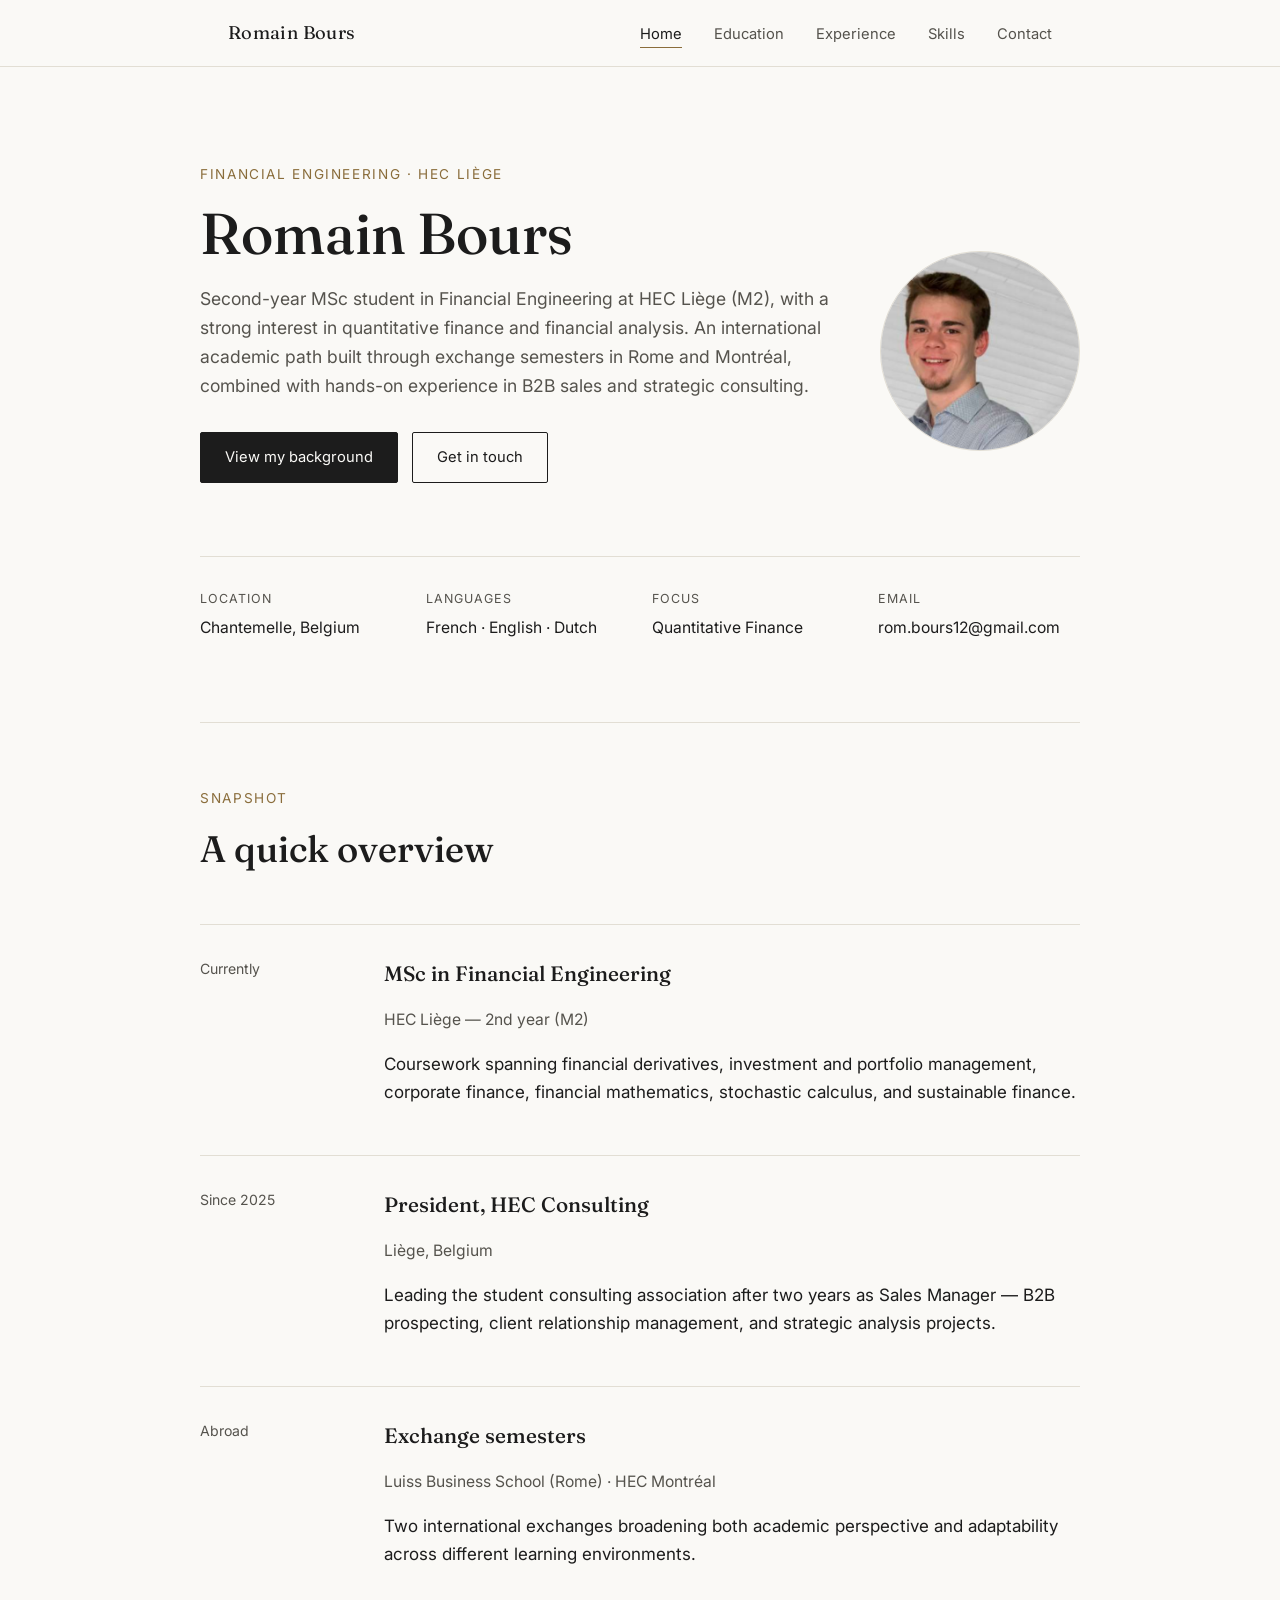
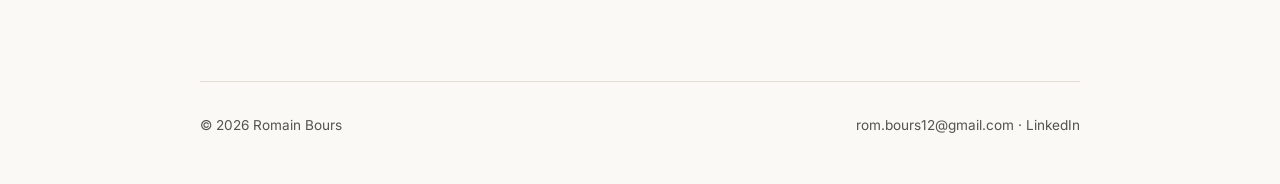
<file: index.html>
<!DOCTYPE html>
<html lang="en">
<head>
<meta charset="UTF-8">
<meta name="viewport" content="width=device-width, initial-scale=1.0">
<title>Romain Bours — Financial Engineering</title>
<meta name="description" content="Romain Bours — MSc student in Financial Engineering at HEC Liège. Education, experience, and skills.">
<link rel="canonical" href="https://romainbours.github.io/Romain-Bours/">
<script type="application/ld+json">
{
  "@context": "https://schema.org",
  "@type": "Person",
  "name": "Romain Bours",
  "url": "https://romainbours.github.io/Romain-Bours/",
  "jobTitle": "MSc Financial Engineering Student",
  "affiliation": "HEC Liège",
  "sameAs": ["https://www.linkedin.com/in/romain-bours-0156922a4"]
}
</script><link rel="preconnect" href="https://fonts.googleapis.com">
<meta name="google-site-verification" content="5KWprcekIxKCbX-bUnwqJYomahGvWHB0ld1k6riU0qg" />
<link href="https://fonts.googleapis.com/css2?family=Fraunces:wght@400;500;600&family=Inter:wght@400;500;600&display=swap" rel="stylesheet">
<link rel="stylesheet" href="style.css">
</head>
<body>

<header class="site-header">
  <nav class="nav">
    <a class="nav__logo" href="index.html">Romain Bours</a>
    <button class="nav__toggle" aria-label="Toggle menu">
      <span></span><span></span><span></span>
    </button>
    <ul class="nav__links">
      <li><a href="index.html">Home</a></li>
      <li><a href="education.html">Education</a></li>
      <li><a href="experience.html">Experience</a></li>
      <li><a href="skills.html">Skills</a></li>
      <li><a href="contact.html">Contact</a></li>
    </ul>
  </nav>
</header>

<main>
  <section class="hero wrap">
    <div class="hero__top">
      <div class="hero__intro">
        <p class="hero__eyebrow">Financial Engineering · HEC Liège</p>
        <h1>Romain Bours</h1>
        <p class="lede">
          Second-year MSc student in Financial Engineering at HEC Liège (M2), with a strong
          interest in quantitative finance and financial analysis. An international academic
          path built through exchange semesters in Rome and Montréal, combined with hands-on
          experience in B2B sales and strategic consulting.
        </p>
        <div class="hero__actions">
          <a class="btn btn--primary" href="experience.html">View my background</a>
          <a class="btn btn--ghost" href="contact.html">Get in touch</a>
        </div>
      </div>
      <div class="hero__photo">
        <img src="assets/romain-photo-home.jpg" alt="Portrait of Romain Bours">
      </div>
    </div>

    <dl class="quickfacts">
      <div>
        <dt>Location</dt>
        <dd>Chantemelle, Belgium</dd>
      </div>
      <div>
        <dt>Languages</dt>
        <dd>French · English · Dutch</dd>
      </div>
      <div>
        <dt>Focus</dt>
        <dd>Quantitative Finance</dd>
      </div>
      <div>
        <dt>Email</dt>
        <dd><a href="mailto:rom.bours12@gmail.com">rom.bours12@gmail.com</a></dd>
      </div>
    </dl>
  </section>

  <section class="section wrap">
    <div class="section__head">
      <p class="section__eyebrow">Snapshot</p>
      <h2>A quick overview</h2>
    </div>

    <div class="entry">
      <div class="entry__meta">
        Currently
      </div>
      <div>
        <h3>MSc in Financial Engineering</h3>
        <p class="role">HEC Liège — 2nd year (M2)</p>
        <p>
          Coursework spanning financial derivatives, investment and portfolio management,
          corporate finance, financial mathematics, stochastic calculus, and sustainable finance.
        </p>
      </div>
    </div>

    <div class="entry">
      <div class="entry__meta">
        Since 2025
      </div>
      <div>
        <h3>President, HEC Consulting</h3>
        <p class="role">Liège, Belgium</p>
        <p>
          Leading the student consulting association after two years as Sales Manager —
          B2B prospecting, client relationship management, and strategic analysis projects.
        </p>
      </div>
    </div>

    <div class="entry">
      <div class="entry__meta">
        Abroad
      </div>
      <div>
        <h3>Exchange semesters</h3>
        <p class="role">Luiss Business School (Rome) · HEC Montréal</p>
        <p>
          Two international exchanges broadening both academic perspective and adaptability
          across different learning environments.
        </p>
      </div>
    </div>
  </section>
</main>

<footer class="site-footer wrap">
  <span>&copy; 2026 Romain Bours</span>
  <span>
    <a href="mailto:rom.bours12@gmail.com">rom.bours12@gmail.com</a> ·
    <a href="https://www.linkedin.com/in/romain-bours-0156922a4" target="_blank" rel="noopener">LinkedIn</a>
  </span>
</footer>

<script src="script.js"></script>
</body>
</html>
</file>
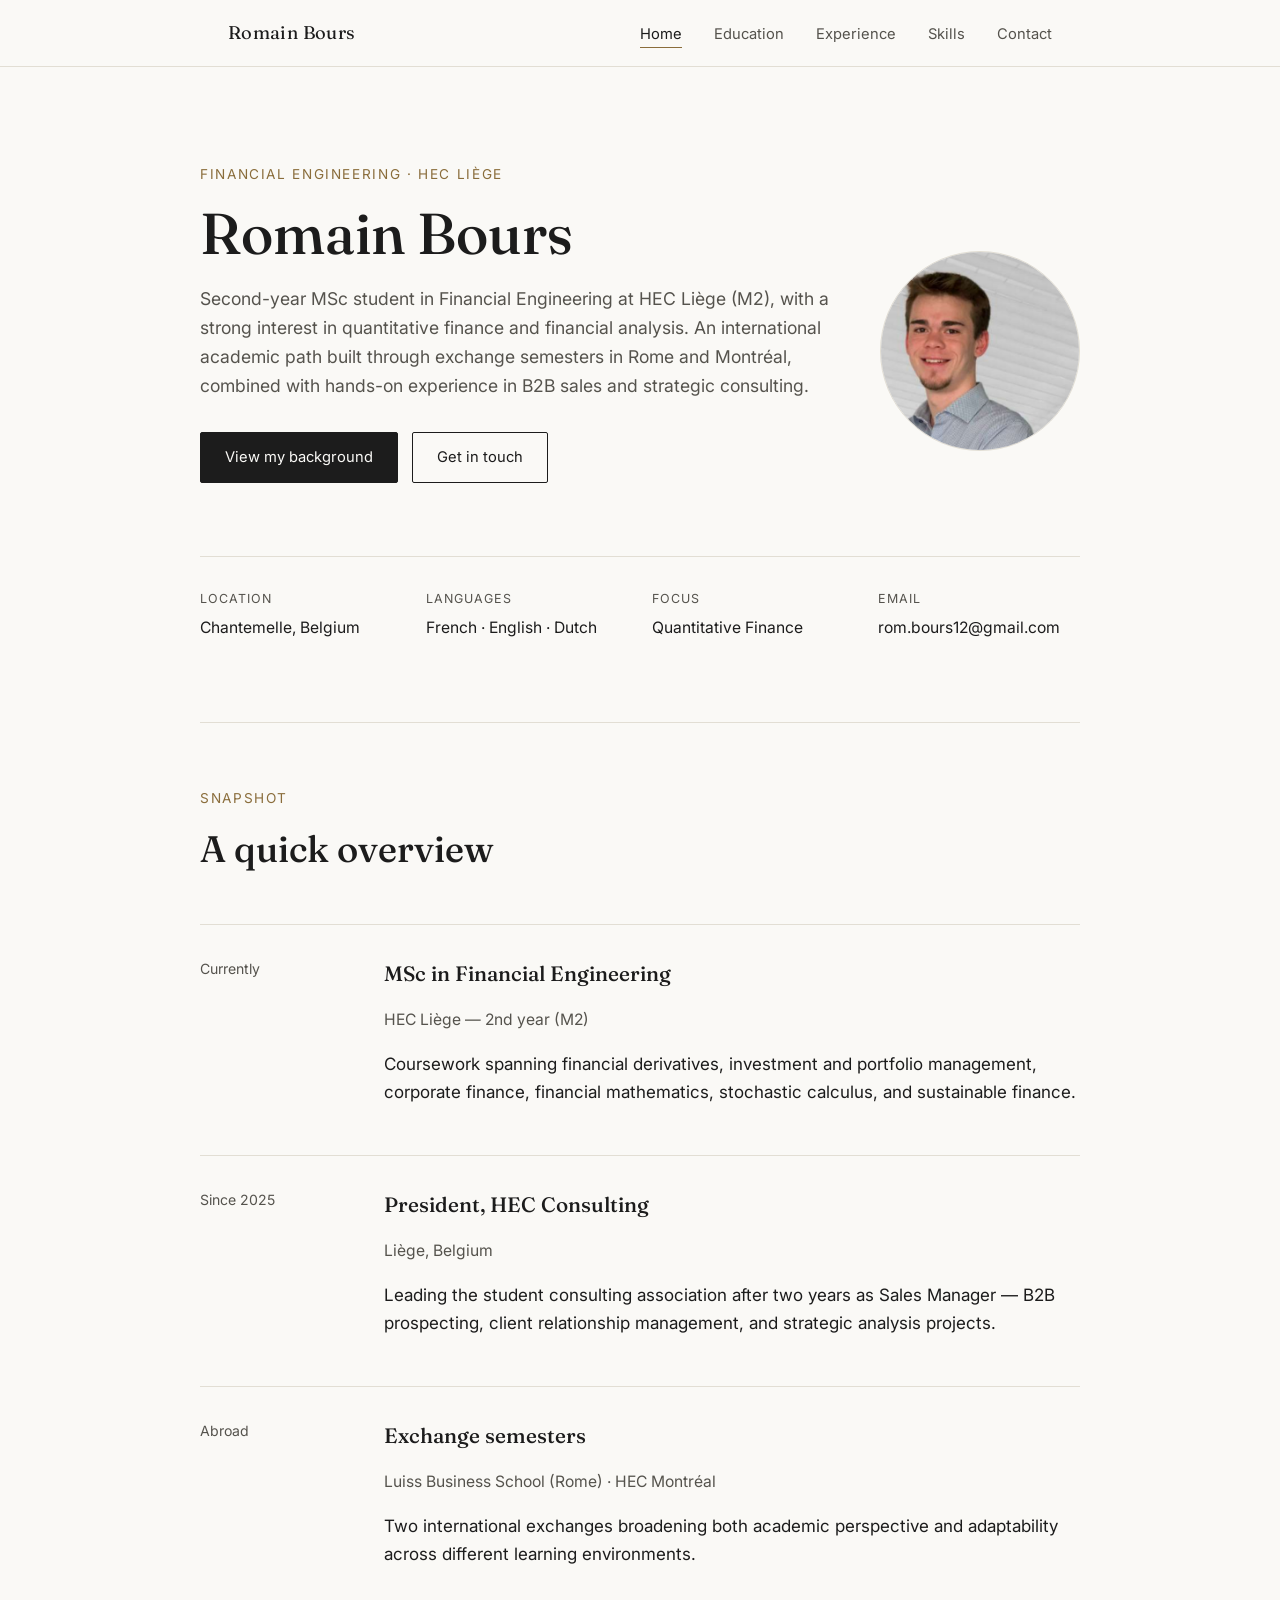
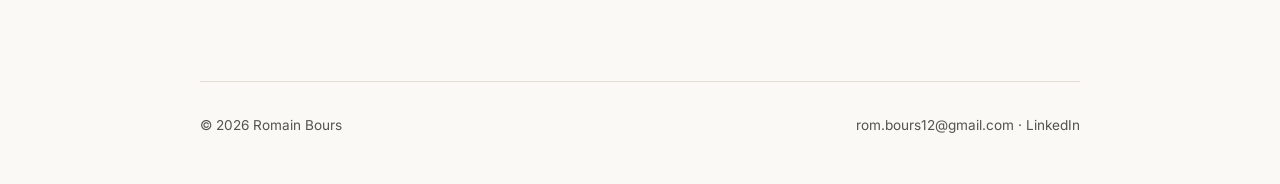
<file: Site personnel/index.html>
<!DOCTYPE html>
<html lang="en">
<head>
<meta charset="UTF-8">
<meta name="viewport" content="width=device-width, initial-scale=1.0">
<title>Romain Bours — Financial Engineering</title>
<meta name="description" content="Romain Bours — MSc Financial Engineering student at HEC Liège. Education, experience, and skills.">
<link rel="preconnect" href="https://fonts.googleapis.com">
<link href="https://fonts.googleapis.com/css2?family=Fraunces:wght@400;500;600&family=Inter:wght@400;500;600&display=swap" rel="stylesheet">
<link rel="stylesheet" href="style.css">
</head>
<body>

<header class="site-header">
  <nav class="nav">
    <a class="nav__logo" href="index.html">Romain Bours</a>
    <button class="nav__toggle" aria-label="Toggle menu">
      <span></span><span></span><span></span>
    </button>
    <ul class="nav__links">
      <li><a href="index.html">Home</a></li>
      <li><a href="education.html">Education</a></li>
      <li><a href="experience.html">Experience</a></li>
      <li><a href="skills.html">Skills</a></li>
      <li><a href="contact.html">Contact</a></li>
    </ul>
  </nav>
</header>

<main>
  <section class="hero wrap">
    <div class="hero__top">
      <div class="hero__intro">
        <p class="hero__eyebrow">Financial Engineering · HEC Liège</p>
        <h1>Romain Bours</h1>
        <p class="lede">
          Second-year MSc student in Financial Engineering at HEC Liège (M2), with a strong
          interest in quantitative finance and financial analysis. An international academic
          path built through exchange semesters in Rome and Montréal, combined with hands-on
          experience in B2B sales and strategic consulting.
        </p>
        <div class="hero__actions">
          <a class="btn btn--primary" href="experience.html">View my background</a>
          <a class="btn btn--ghost" href="contact.html">Get in touch</a>
        </div>
      </div>
      <div class="hero__photo">
        <img src="assets/romain-photo-home.jpg" alt="Portrait of Romain Bours">
      </div>
    </div>

    <dl class="quickfacts">
      <div>
        <dt>Location</dt>
        <dd>Chantemelle, Belgium</dd>
      </div>
      <div>
        <dt>Languages</dt>
        <dd>French · English · Dutch</dd>
      </div>
      <div>
        <dt>Focus</dt>
        <dd>Quantitative Finance</dd>
      </div>
      <div>
        <dt>Email</dt>
        <dd><a href="mailto:rom.bours12@gmail.com">rom.bours12@gmail.com</a></dd>
      </div>
    </dl>
  </section>

  <section class="section wrap">
    <div class="section__head">
      <p class="section__eyebrow">Snapshot</p>
      <h2>A quick overview</h2>
    </div>

    <div class="entry">
      <div class="entry__meta">
        Currently
      </div>
      <div>
        <h3>MSc in Financial Engineering</h3>
        <p class="role">HEC Liège — 2nd year (M2)</p>
        <p>
          Coursework spanning financial derivatives, investment and portfolio management,
          corporate finance, financial mathematics, stochastic calculus, and sustainable finance.
        </p>
      </div>
    </div>

    <div class="entry">
      <div class="entry__meta">
        Since 2025
      </div>
      <div>
        <h3>President, HEC Consulting</h3>
        <p class="role">Liège, Belgium</p>
        <p>
          Leading the student consulting association after two years as Sales Manager —
          B2B prospecting, client relationship management, and strategic analysis projects.
        </p>
      </div>
    </div>

    <div class="entry">
      <div class="entry__meta">
        Abroad
      </div>
      <div>
        <h3>Exchange semesters</h3>
        <p class="role">Luiss Business School (Rome) · HEC Montréal</p>
        <p>
          Two international exchanges broadening both academic perspective and adaptability
          across different learning environments.
        </p>
      </div>
    </div>
  </section>
</main>

<footer class="site-footer wrap">
  <span>&copy; 2026 Romain Bours</span>
  <span>
    <a href="mailto:rom.bours12@gmail.com">rom.bours12@gmail.com</a> ·
    <a href="https://www.linkedin.com/in/romain-bours-0156922a4" target="_blank" rel="noopener">LinkedIn</a>
  </span>
</footer>

<script src="script.js"></script>
</body>
</html>
</file>
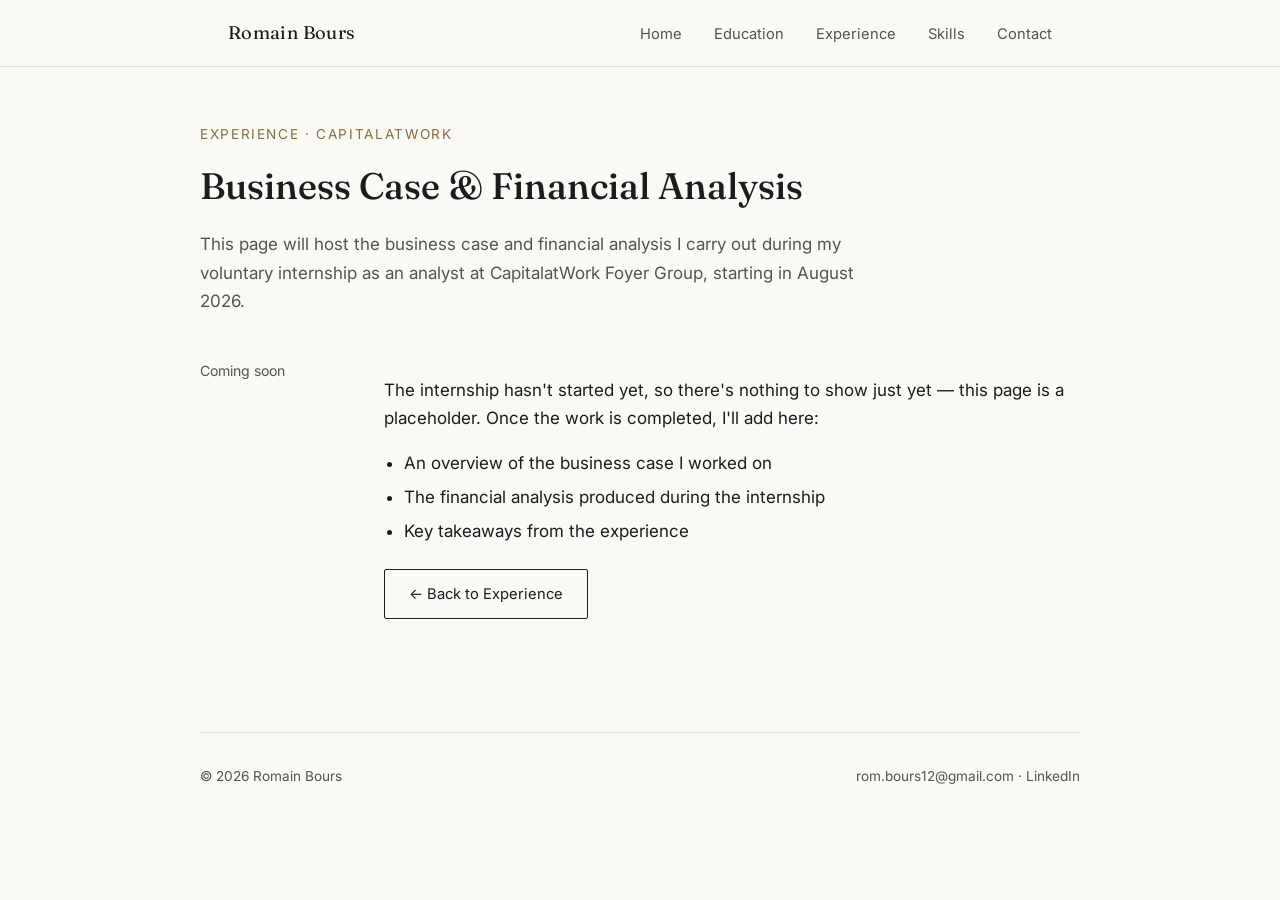
<file: capitalatwork-project.html>
<!DOCTYPE html>
<html lang="en">
<head>
<meta charset="UTF-8">
<meta name="viewport" content="width=device-width, initial-scale=1.0">
<title>CapitalatWork — Business Case & Analysis — Romain Bours</title>
<link rel="preconnect" href="https://fonts.googleapis.com">
<link href="https://fonts.googleapis.com/css2?family=Fraunces:wght@400;500;600&family=Inter:wght@400;500;600&display=swap" rel="stylesheet">
<link rel="stylesheet" href="style.css">
</head>
<body>

<header class="site-header">
  <nav class="nav">
    <a class="nav__logo" href="index.html">Romain Bours</a>
    <button class="nav__toggle" aria-label="Toggle menu">
      <span></span><span></span><span></span>
    </button>
    <ul class="nav__links">
      <li><a href="index.html">Home</a></li>
      <li><a href="education.html">Education</a></li>
      <li><a href="experience.html">Experience</a></li>
      <li><a href="skills.html">Skills</a></li>
      <li><a href="contact.html">Contact</a></li>
    </ul>
  </nav>
</header>

<main>
  <section class="section wrap" style="padding-top:56px;">
    <div class="section__head">
      <p class="section__eyebrow">Experience · CapitalatWork</p>
      <h2>Business Case &amp; Financial Analysis</h2>
      <p class="section__intro">
        This page will host the business case and financial analysis I carry out during
        my voluntary internship as an analyst at CapitalatWork Foyer Group, starting
        in August 2026.
      </p>
    </div>

    <div class="entry" style="border-top:none; padding-top:0;">
      <div class="entry__meta">
        Coming soon
      </div>
      <div>
        <p>
          The internship hasn't started yet, so there's nothing to show just yet — this
          page is a placeholder. Once the work is completed, I'll add here:
        </p>
        <ul>
          <li>An overview of the business case I worked on</li>
          <li>The financial analysis produced during the internship</li>
          <li>Key takeaways from the experience</li>
        </ul>
        <p style="margin-top:24px;">
          <a class="btn btn--ghost" href="experience.html">← Back to Experience</a>
        </p>
      </div>
    </div>
  </section>
</main>

<footer class="site-footer wrap">
  <span>&copy; 2026 Romain Bours</span>
  <span>
    <a href="mailto:rom.bours12@gmail.com">rom.bours12@gmail.com</a> ·
    <a href="https://www.linkedin.com/in/romain-bours-0156922a4" target="_blank" rel="noopener">LinkedIn</a>
  </span>
</footer>

<script src="script.js"></script>
</body>
</html>
</file>
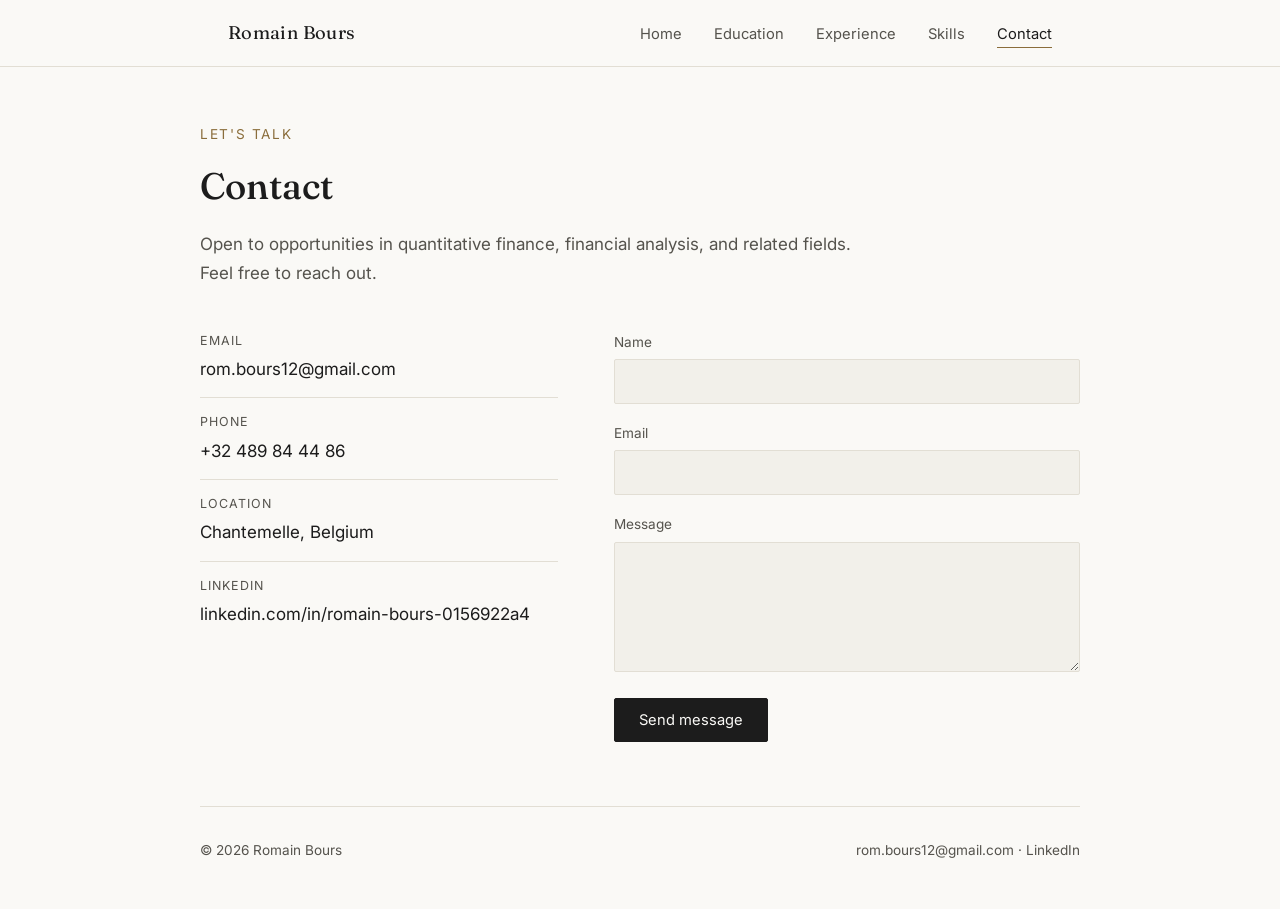
<file: contact.html>
<!DOCTYPE html>
<html lang="en">
<head>
<meta charset="UTF-8">
<meta name="viewport" content="width=device-width, initial-scale=1.0">
<title>Contact — Romain Bours</title>
<link rel="preconnect" href="https://fonts.googleapis.com">
<link href="https://fonts.googleapis.com/css2?family=Fraunces:wght@400;500;600&family=Inter:wght@400;500;600&display=swap" rel="stylesheet">
<link rel="stylesheet" href="style.css">
</head>
<body>

<header class="site-header">
  <nav class="nav">
    <a class="nav__logo" href="index.html">Romain Bours</a>
    <button class="nav__toggle" aria-label="Toggle menu">
      <span></span><span></span><span></span>
    </button>
    <ul class="nav__links">
      <li><a href="index.html">Home</a></li>
      <li><a href="education.html">Education</a></li>
      <li><a href="experience.html">Experience</a></li>
      <li><a href="skills.html">Skills</a></li>
      <li><a href="contact.html">Contact</a></li>
    </ul>
  </nav>
</header>

<main>
  <section class="section wrap" style="padding-top:56px;">
    <div class="section__head">
      <p class="section__eyebrow">Let's talk</p>
      <h2>Contact</h2>
      <p class="section__intro">
        Open to opportunities in quantitative finance, financial analysis, and related fields.
        Feel free to reach out.
      </p>
    </div>

    <div class="contact-grid">
      <ul class="contact-list">
        <li>
          <span class="label">Email</span>
          <a href="mailto:rom.bours12@gmail.com">rom.bours12@gmail.com</a>
        </li>
        <li>
          <span class="label">Phone</span>
          +32 489 84 44 86
        </li>
        <li>
          <span class="label">Location</span>
          Chantemelle, Belgium
        </li>
        <li>
          <span class="label">LinkedIn</span>
          <a href="https://www.linkedin.com/in/romain-bours-0156922a4" target="_blank" rel="noopener">
            linkedin.com/in/romain-bours-0156922a4
          </a>
        </li>
      </ul>

      <form class="contact-form">
        <div>
          <label for="name">Name</label>
          <input type="text" id="name" name="name" required>
        </div>
        <div>
          <label for="email">Email</label>
          <input type="email" id="email" name="email" required>
        </div>
        <div>
          <label for="message">Message</label>
          <textarea id="message" name="message" required></textarea>
        </div>
        <button type="submit" class="btn btn--primary">Send message</button>
      </form>
    </div>
  </section>
</main>

<footer class="site-footer wrap">
  <span>&copy; 2026 Romain Bours</span>
  <span>
    <a href="mailto:rom.bours12@gmail.com">rom.bours12@gmail.com</a> ·
    <a href="https://www.linkedin.com/in/romain-bours-0156922a4" target="_blank" rel="noopener">LinkedIn</a>
  </span>
</footer>

<script src="script.js"></script>
</body>
</html>
</file>
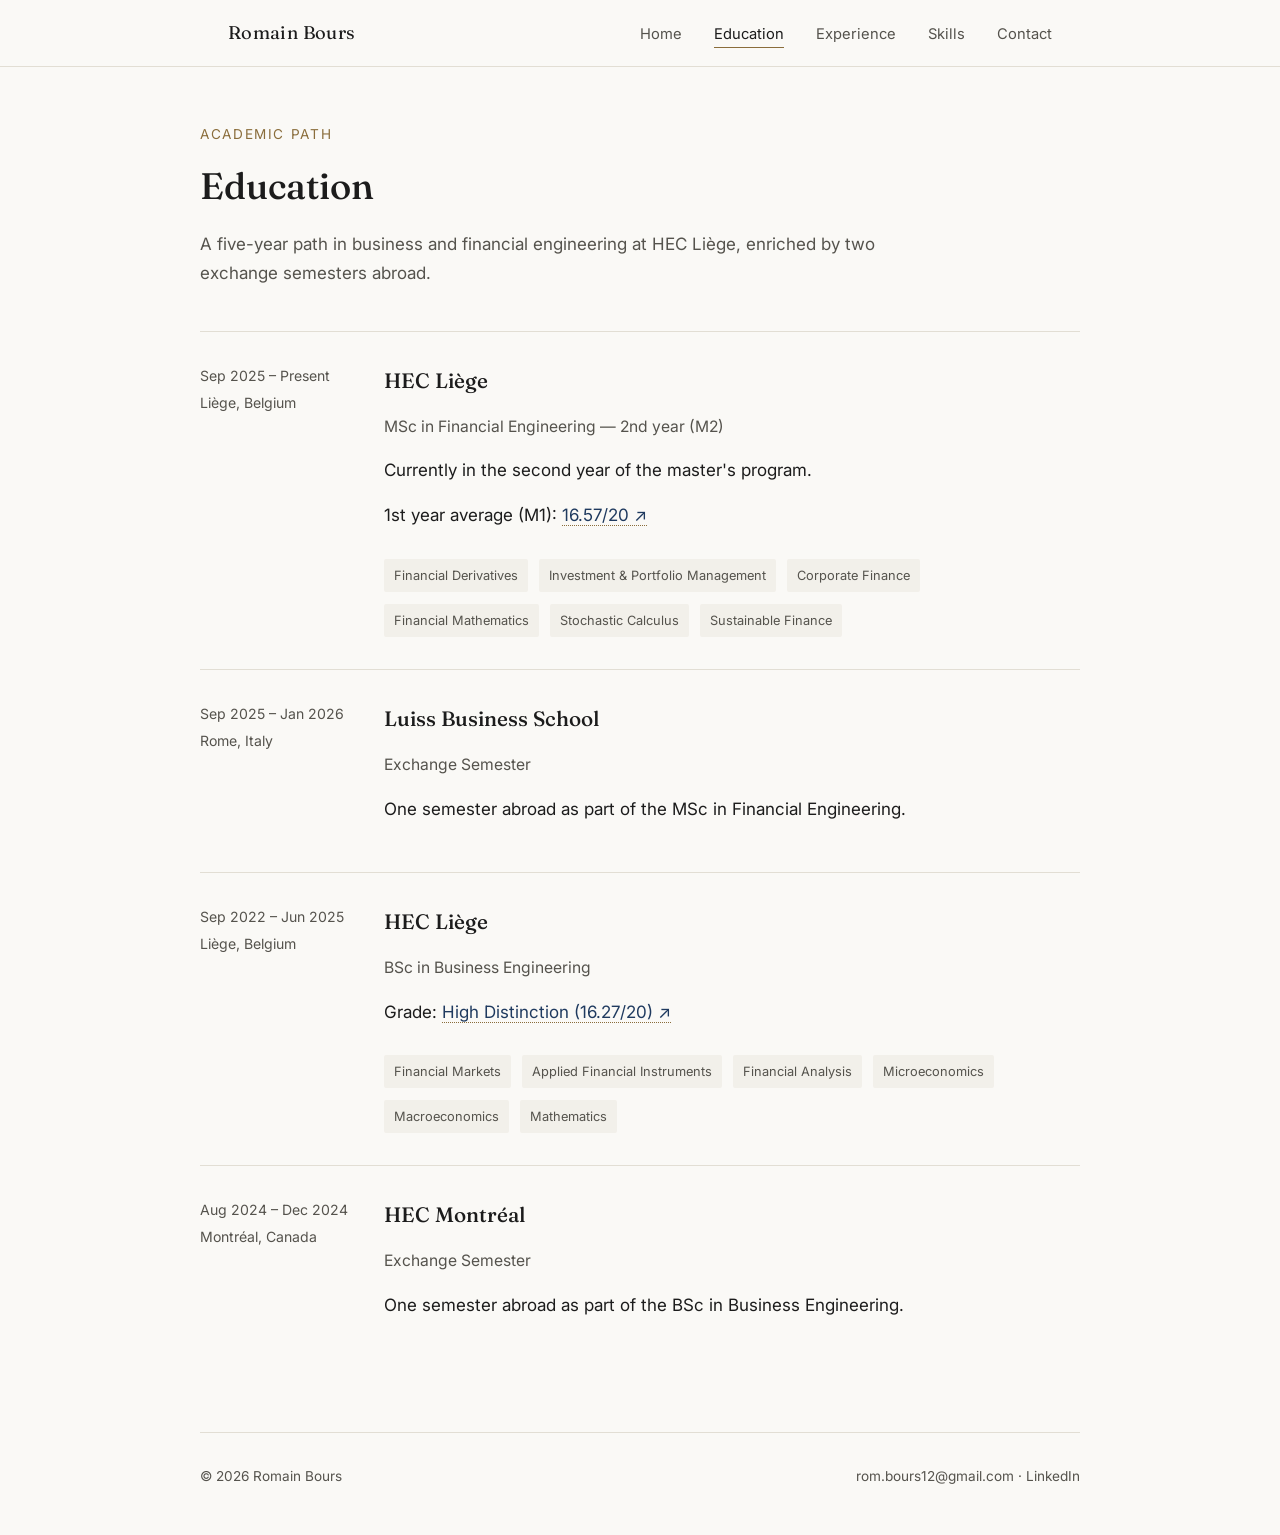
<file: education.html>
<!DOCTYPE html>
<html lang="en">
<head>
<meta charset="UTF-8">
<meta name="viewport" content="width=device-width, initial-scale=1.0">
<title>Education — Romain Bours</title>
<link rel="preconnect" href="https://fonts.googleapis.com">
<link href="https://fonts.googleapis.com/css2?family=Fraunces:wght@400;500;600&family=Inter:wght@400;500;600&display=swap" rel="stylesheet">
<link rel="stylesheet" href="style.css">
</head>
<body>

<header class="site-header">
  <nav class="nav">
    <a class="nav__logo" href="index.html">Romain Bours</a>
    <button class="nav__toggle" aria-label="Toggle menu">
      <span></span><span></span><span></span>
    </button>
    <ul class="nav__links">
      <li><a href="index.html">Home</a></li>
      <li><a href="education.html">Education</a></li>
      <li><a href="experience.html">Experience</a></li>
      <li><a href="skills.html">Skills</a></li>
      <li><a href="contact.html">Contact</a></li>
    </ul>
  </nav>
</header>

<main>
  <section class="section wrap" style="padding-top:56px;">
    <div class="section__head">
      <p class="section__eyebrow">Academic path</p>
      <h2>Education</h2>
      <p class="section__intro">
        A five-year path in business and financial engineering at HEC Liège, enriched by
        two exchange semesters abroad.
      </p>
    </div>

    <div class="entry">
      <div class="entry__meta">
        Sep 2025 – Present
        <span class="place">Liège, Belgium</span>
      </div>
      <div>
        <h3>HEC Liège</h3>
        <p class="role">MSc in Financial Engineering — 2nd year (M2)</p>
        <p>Currently in the second year of the master's program.</p>
        <p>1st year average (M1): <a class="grade-link" href="assets/releve-notes-master1.pdf" target="_blank" rel="noopener">16.57/20 <span aria-hidden="true">↗</span></a></p>
        <div>
          <span class="tag">Financial Derivatives</span>
          <span class="tag">Investment &amp; Portfolio Management</span>
          <span class="tag">Corporate Finance</span>
          <span class="tag">Financial Mathematics</span>
          <span class="tag">Stochastic Calculus</span>
          <span class="tag">Sustainable Finance</span>
        </div>
      </div>
    </div>

    <div class="entry">
      <div class="entry__meta">
        Sep 2025 – Jan 2026
        <span class="place">Rome, Italy</span>
      </div>
      <div>
        <h3>Luiss Business School</h3>
        <p class="role">Exchange Semester</p>
        <p>One semester abroad as part of the MSc in Financial Engineering.</p>
      </div>
    </div>

    <div class="entry">
      <div class="entry__meta">
        Sep 2022 – Jun 2025
        <span class="place">Liège, Belgium</span>
      </div>
      <div>
        <h3>HEC Liège</h3>
        <p class="role">BSc in Business Engineering</p>
        <p>Grade: <a class="grade-link" href="assets/releve-notes-bachelier.pdf" target="_blank" rel="noopener">High Distinction (16.27/20) <span aria-hidden="true">↗</span></a></p>
        <div>
          <span class="tag">Financial Markets</span>
          <span class="tag">Applied Financial Instruments</span>
          <span class="tag">Financial Analysis</span>
          <span class="tag">Microeconomics</span>
          <span class="tag">Macroeconomics</span>
          <span class="tag">Mathematics</span>
        </div>
      </div>
    </div>

    <div class="entry">
      <div class="entry__meta">
        Aug 2024 – Dec 2024
        <span class="place">Montréal, Canada</span>
      </div>
      <div>
        <h3>HEC Montréal</h3>
        <p class="role">Exchange Semester</p>
        <p>One semester abroad as part of the BSc in Business Engineering.</p>
      </div>
    </div>
  </section>
</main>

<footer class="site-footer wrap">
  <span>&copy; 2026 Romain Bours</span>
  <span>
    <a href="mailto:rom.bours12@gmail.com">rom.bours12@gmail.com</a> ·
    <a href="https://www.linkedin.com/in/romain-bours-0156922a4" target="_blank" rel="noopener">LinkedIn</a>
  </span>
</footer>

<script src="script.js"></script>
</body>
</html>
</file>
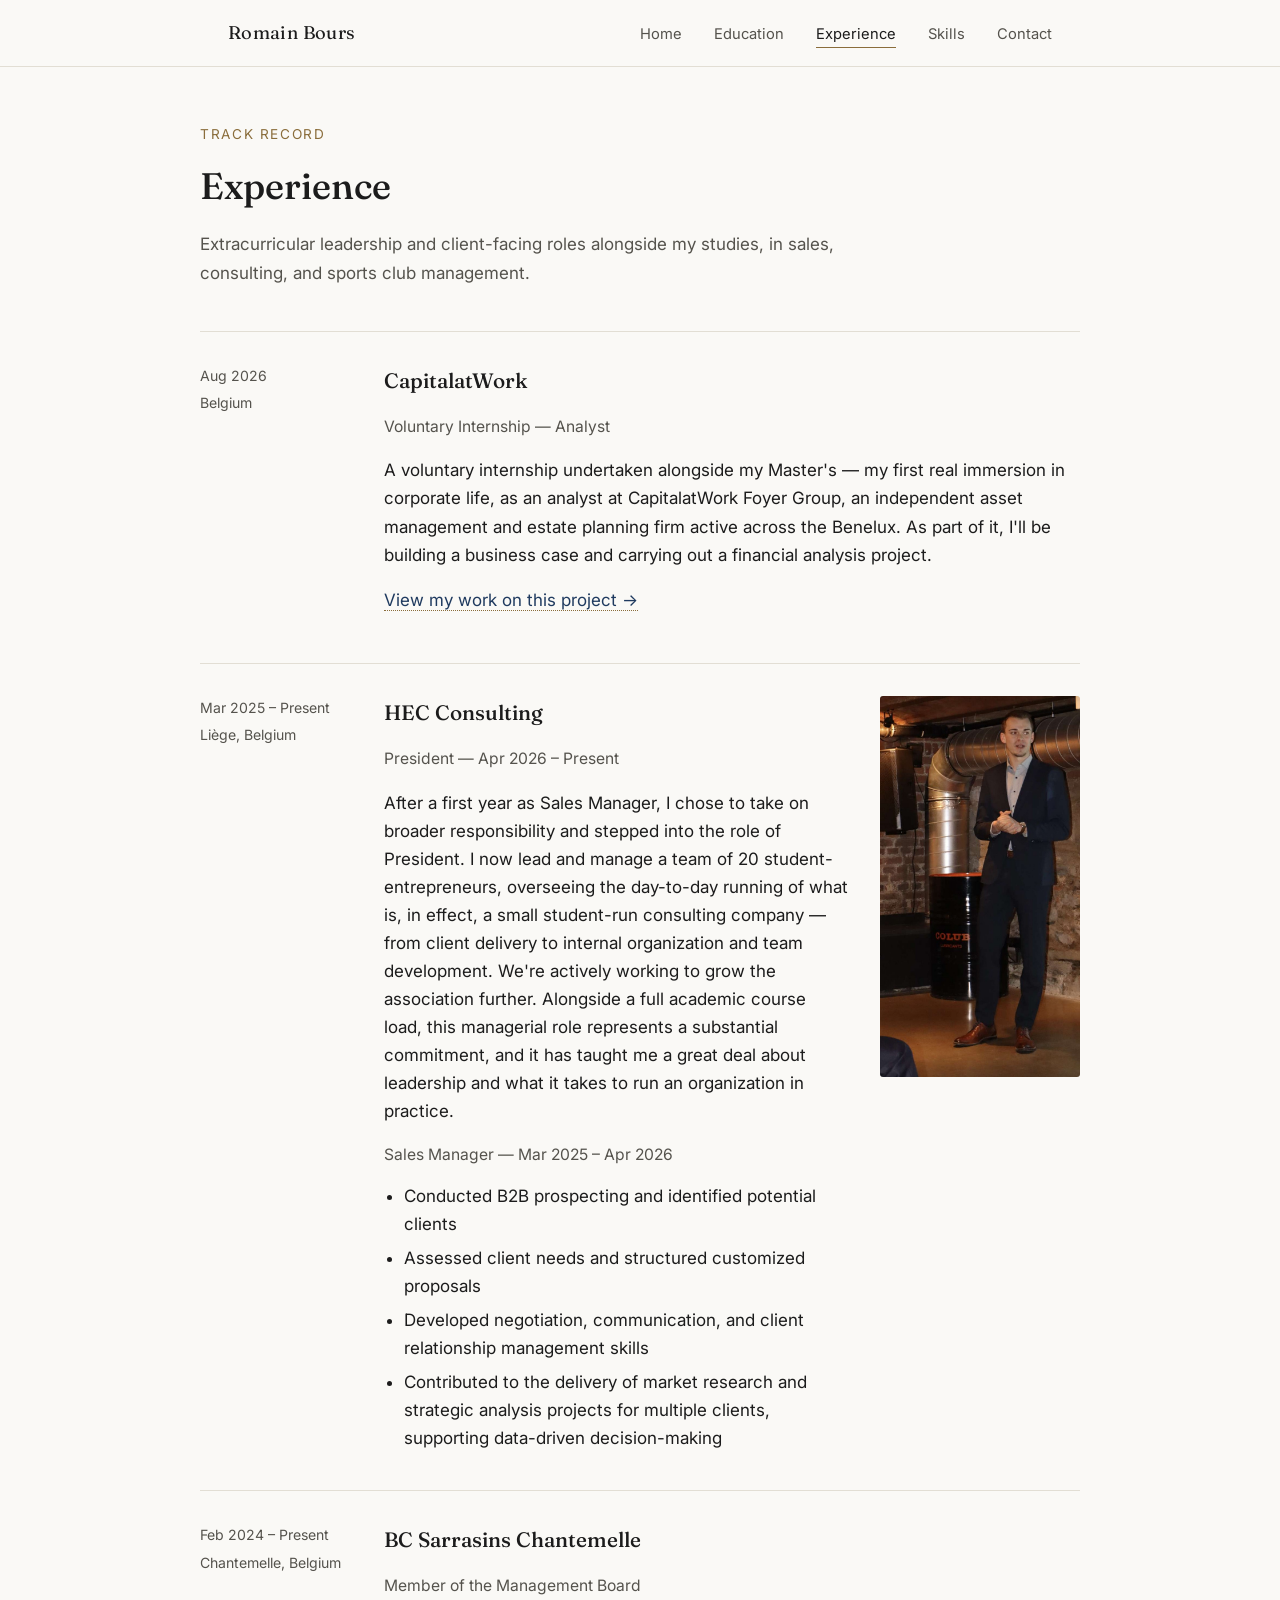
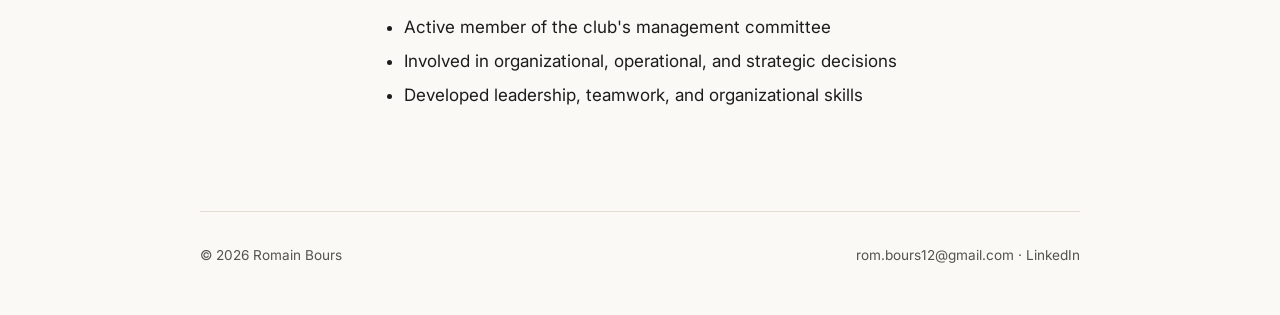
<file: experience.html>
<!DOCTYPE html>
<html lang="en">
<head>
<meta charset="UTF-8">
<meta name="viewport" content="width=device-width, initial-scale=1.0">
<title>Experience — Romain Bours</title>
<link rel="preconnect" href="https://fonts.googleapis.com">
<link href="https://fonts.googleapis.com/css2?family=Fraunces:wght@400;500;600&family=Inter:wght@400;500;600&display=swap" rel="stylesheet">
<link rel="stylesheet" href="style.css">
</head>
<body>

<header class="site-header">
  <nav class="nav">
    <a class="nav__logo" href="index.html">Romain Bours</a>
    <button class="nav__toggle" aria-label="Toggle menu">
      <span></span><span></span><span></span>
    </button>
    <ul class="nav__links">
      <li><a href="index.html">Home</a></li>
      <li><a href="education.html">Education</a></li>
      <li><a href="experience.html">Experience</a></li>
      <li><a href="skills.html">Skills</a></li>
      <li><a href="contact.html">Contact</a></li>
    </ul>
  </nav>
</header>

<main>
  <section class="section wrap" style="padding-top:56px;">
    <div class="section__head">
      <p class="section__eyebrow">Track record</p>
      <h2>Experience</h2>
      <p class="section__intro">
        Extracurricular leadership and client-facing roles alongside my studies,
        in sales, consulting, and sports club management.
      </p>
    </div>

    <div class="entry">
      <div class="entry__meta">
        Aug 2026
        <span class="place">Belgium</span>
      </div>
      <div>
        <h3>CapitalatWork</h3>
        <p class="role">Voluntary Internship — Analyst</p>
        <p>
          A voluntary internship undertaken alongside my Master's — my first real
          immersion in corporate life, as an analyst at CapitalatWork Foyer Group, an
          independent asset management and estate planning firm active across the
          Benelux. As part of it, I'll be building a business case and carrying out a
          financial analysis project.
        </p>
        <p><a class="grade-link" href="capitalatwork-project.html">View my work on this project <span aria-hidden="true">→</span></a></p>
      </div>
    </div>

    <div class="entry">
      <div class="entry__meta">
        Mar 2025 – Present
        <span class="place">Liège, Belgium</span>
      </div>
      <div class="entry__body">
        <div class="entry__text">
          <h3>HEC Consulting</h3>

          <p class="role">President — Apr 2026 – Present</p>
          <p>
            After a first year as Sales Manager, I chose to take on broader responsibility
            and stepped into the role of President. I now lead and manage a team of
            20 student-entrepreneurs, overseeing the day-to-day running of what is, in effect,
            a small student-run consulting company — from client delivery to internal
            organization and team development. We're actively working to grow the association
            further. Alongside a full academic course load, this managerial role represents a
            substantial commitment, and it has taught me a great deal about leadership and
            what it takes to run an organization in practice.
          </p>

          <p class="role">Sales Manager — Mar 2025 – Apr 2026</p>
          <ul>
            <li>Conducted B2B prospecting and identified potential clients</li>
            <li>Assessed client needs and structured customized proposals</li>
            <li>Developed negotiation, communication, and client relationship management skills</li>
            <li>Contributed to the delivery of market research and strategic analysis projects for multiple clients, supporting data-driven decision-making</li>
          </ul>
        </div>
        <figure class="entry__photo">
          <img src="assets/romain-photo-hec.jpg" alt="Romain Bours presenting at a HEC Consulting event">
        </figure>
      </div>
    </div>

    <div class="entry">
      <div class="entry__meta">
        Feb 2024 – Present
        <span class="place">Chantemelle, Belgium</span>
      </div>
      <div>
        <h3>BC Sarrasins Chantemelle</h3>
        <p class="role">Member of the Management Board</p>
        <ul>
          <li>Active member of the club's management committee</li>
          <li>Involved in organizational, operational, and strategic decisions</li>
          <li>Developed leadership, teamwork, and organizational skills</li>
        </ul>
      </div>
    </div>
  </section>
</main>

<footer class="site-footer wrap">
  <span>&copy; 2026 Romain Bours</span>
  <span>
    <a href="mailto:rom.bours12@gmail.com">rom.bours12@gmail.com</a> ·
    <a href="https://www.linkedin.com/in/romain-bours-0156922a4" target="_blank" rel="noopener">LinkedIn</a>
  </span>
</footer>

<script src="script.js"></script>
</body>
</html>
</file>
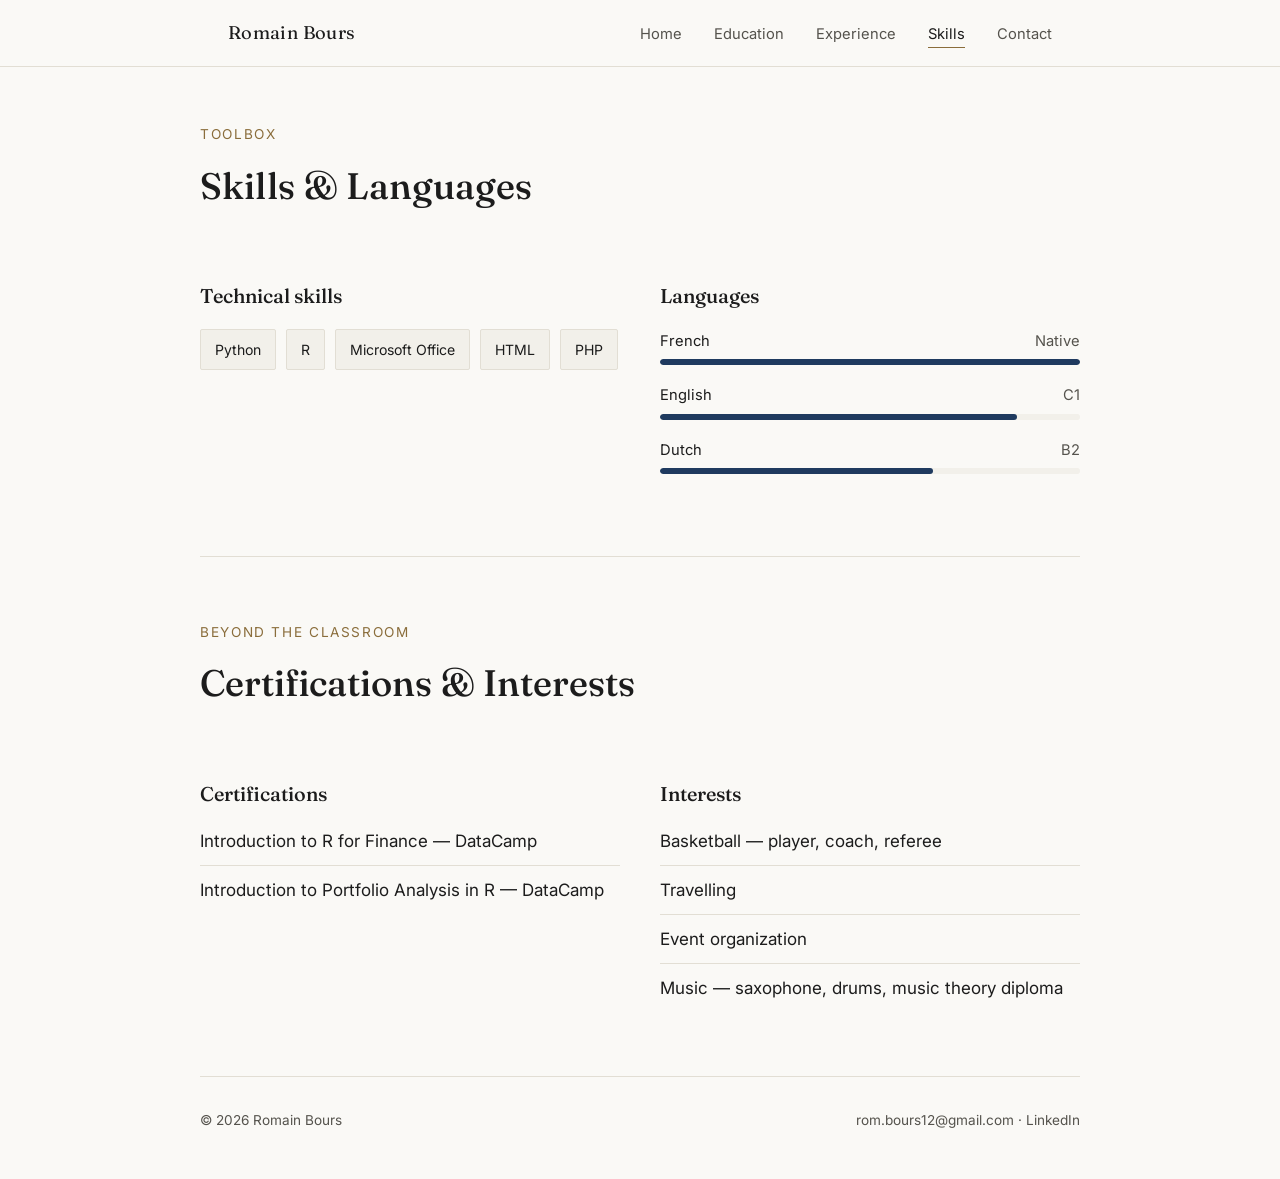
<file: skills.html>
<!DOCTYPE html>
<html lang="en">
<head>
<meta charset="UTF-8">
<meta name="viewport" content="width=device-width, initial-scale=1.0">
<title>Skills — Romain Bours</title>
<link rel="preconnect" href="https://fonts.googleapis.com">
<link href="https://fonts.googleapis.com/css2?family=Fraunces:wght@400;500;600&family=Inter:wght@400;500;600&display=swap" rel="stylesheet">
<link rel="stylesheet" href="style.css">
</head>
<body>

<header class="site-header">
  <nav class="nav">
    <a class="nav__logo" href="index.html">Romain Bours</a>
    <button class="nav__toggle" aria-label="Toggle menu">
      <span></span><span></span><span></span>
    </button>
    <ul class="nav__links">
      <li><a href="index.html">Home</a></li>
      <li><a href="education.html">Education</a></li>
      <li><a href="experience.html">Experience</a></li>
      <li><a href="skills.html">Skills</a></li>
      <li><a href="contact.html">Contact</a></li>
    </ul>
  </nav>
</header>

<main>
  <section class="section wrap" style="padding-top:56px;">
    <div class="section__head">
      <p class="section__eyebrow">Toolbox</p>
      <h2>Skills &amp; Languages</h2>
    </div>

    <div class="skillgrid">
      <div>
        <h3 style="font-family:var(--serif); font-weight:500; margin-bottom:16px;">Technical skills</h3>
        <div class="skill-tags">
          <span>Python</span>
          <span>R</span>
          <span>Microsoft Office</span>
          <span>HTML</span>
          <span>PHP</span>
        </div>
      </div>

      <div>
        <h3 style="font-family:var(--serif); font-weight:500; margin-bottom:16px;">Languages</h3>

        <div class="langbar">
          <div class="langbar__label"><span>French</span><span>Native</span></div>
          <div class="langbar__track"><div class="langbar__fill" style="width:100%"></div></div>
        </div>

        <div class="langbar">
          <div class="langbar__label"><span>English</span><span>C1</span></div>
          <div class="langbar__track"><div class="langbar__fill" style="width:85%"></div></div>
        </div>

        <div class="langbar">
          <div class="langbar__label"><span>Dutch</span><span>B2</span></div>
          <div class="langbar__track"><div class="langbar__fill" style="width:65%"></div></div>
        </div>
      </div>
    </div>
  </section>

  <section class="section wrap">
    <div class="section__head">
      <p class="section__eyebrow">Beyond the classroom</p>
      <h2>Certifications &amp; Interests</h2>
    </div>

    <div class="skillgrid">
      <div>
        <h3 style="font-family:var(--serif); font-weight:500; margin-bottom:16px;">Certifications</h3>
        <ul class="list-plain">
          <li>Introduction to R for Finance — DataCamp</li>
          <li>Introduction to Portfolio Analysis in R — DataCamp</li>
        </ul>
      </div>

      <div>
        <h3 style="font-family:var(--serif); font-weight:500; margin-bottom:16px;">Interests</h3>
        <ul class="list-plain">
          <li>Basketball — player, coach, referee</li>
          <li>Travelling</li>
          <li>Event organization</li>
          <li>Music — saxophone, drums, music theory diploma</li>
        </ul>
      </div>
    </div>
  </section>
</main>

<footer class="site-footer wrap">
  <span>&copy; 2026 Romain Bours</span>
  <span>
    <a href="mailto:rom.bours12@gmail.com">rom.bours12@gmail.com</a> ·
    <a href="https://www.linkedin.com/in/romain-bours-0156922a4" target="_blank" rel="noopener">LinkedIn</a>
  </span>
</footer>

<script src="script.js"></script>
</body>
</html>
</file>
<file: style.css>
/* =========================================================
   Romain Bours — Personal CV site
   Minimalist / clean stylesheet shared by every page
   ========================================================= */

:root {
  --bg: #faf9f6;
  --bg-alt: #f2f0ea;
  --ink: #1c1c1c;
  --ink-soft: #55534d;
  --line: #e2ded4;
  --accent: #1f3a5f;
  --accent-soft: #8a6d3b;
  --max-w: 880px;
  --serif: "Fraunces", Georgia, "Times New Roman", serif;
  --sans: "Inter", -apple-system, BlinkMacSystemFont, "Segoe UI", sans-serif;
}

* { box-sizing: border-box; }

html { scroll-behavior: smooth; }

body {
  margin: 0;
  background: var(--bg);
  color: var(--ink);
  font-family: var(--sans);
  font-size: 17px;
  line-height: 1.65;
  -webkit-font-smoothing: antialiased;
}

a { color: inherit; text-decoration: none; }

img { max-width: 100%; display: block; }

.wrap {
  max-width: var(--max-w);
  margin: 0 auto;
  padding: 0 28px;
}

/* ---------- Navigation ---------- */

.site-header {
  position: sticky;
  top: 0;
  z-index: 50;
  background: rgba(250, 249, 246, 0.92);
  backdrop-filter: saturate(180%) blur(8px);
  border-bottom: 1px solid var(--line);
}

.nav {
  max-width: var(--max-w);
  margin: 0 auto;
  padding: 18px 28px;
  display: flex;
  align-items: center;
  justify-content: space-between;
}

.nav__logo {
  font-family: var(--serif);
  font-size: 1.15rem;
  letter-spacing: 0.02em;
}

.nav__links {
  display: flex;
  gap: 32px;
  list-style: none;
  margin: 0;
  padding: 0;
}

.nav__links a {
  font-size: 0.92rem;
  color: var(--ink-soft);
  padding: 4px 0;
  border-bottom: 1px solid transparent;
  transition: color 0.2s ease, border-color 0.2s ease;
}

.nav__links a:hover,
.nav__links a.is-active {
  color: var(--ink);
  border-color: var(--accent-soft);
}

.nav__toggle {
  display: none;
  background: none;
  border: none;
  cursor: pointer;
  padding: 6px;
}

.nav__toggle span {
  display: block;
  width: 22px;
  height: 2px;
  background: var(--ink);
  margin: 5px 0;
  transition: transform 0.2s ease, opacity 0.2s ease;
}

@media (max-width: 640px) {
  .nav__toggle { display: block; }

  .nav__links {
    position: absolute;
    top: 100%;
    left: 0;
    right: 0;
    background: var(--bg);
    border-bottom: 1px solid var(--line);
    flex-direction: column;
    gap: 0;
    max-height: 0;
    overflow: hidden;
    transition: max-height 0.25s ease;
  }

  .nav__links.is-open {
    max-height: 320px;
  }

  .nav__links li { border-top: 1px solid var(--line); }
  .nav__links a { display: block; padding: 14px 28px; }
}

/* ---------- Hero ---------- */

.hero {
  padding: 96px 0 64px;
}

.hero__top {
  display: flex;
  align-items: center;
  gap: 48px;
  margin-bottom: 8px;
}

.hero__intro { flex: 1 1 420px; }

.hero__photo {
  flex: 0 0 auto;
  width: 200px;
  height: 200px;
  border-radius: 50%;
  overflow: hidden;
  background: var(--bg-alt);
  border: 1px solid var(--line);
}

.hero__photo img {
  width: 100%;
  height: 100%;
  object-fit: cover;
}

@media (max-width: 720px) {
  .hero__top {
    flex-direction: column-reverse;
    text-align: center;
    gap: 28px;
  }

  .hero__actions { justify-content: center; }
}

.hero__eyebrow {
  font-size: 0.85rem;
  letter-spacing: 0.12em;
  text-transform: uppercase;
  color: var(--accent-soft);
  margin: 0 0 18px;
}

.hero h1 {
  font-family: var(--serif);
  font-weight: 500;
  font-size: clamp(2.4rem, 6vw, 3.6rem);
  line-height: 1.05;
  margin: 0 0 20px;
}

.hero p.lede {
  max-width: 60ch;
  font-size: 1.1rem;
  color: var(--ink-soft);
  margin: 0 0 32px;
}

.hero__actions {
  display: flex;
  flex-wrap: wrap;
  gap: 14px;
  margin-bottom: 56px;
}

.btn {
  display: inline-block;
  padding: 12px 24px;
  border-radius: 2px;
  font-size: 0.92rem;
  border: 1px solid var(--ink);
  transition: background 0.2s ease, color 0.2s ease;
}

.btn--primary {
  background: var(--ink);
  color: var(--bg);
}

.btn--primary:hover { background: var(--accent); border-color: var(--accent); }

.btn--ghost:hover { background: var(--ink); color: var(--bg); }

.quickfacts {
  display: grid;
  grid-template-columns: repeat(auto-fit, minmax(160px, 1fr));
  gap: 24px;
  padding-top: 32px;
  border-top: 1px solid var(--line);
}

.quickfacts dt {
  font-size: 0.78rem;
  letter-spacing: 0.08em;
  text-transform: uppercase;
  color: var(--ink-soft);
  margin-bottom: 6px;
}

.quickfacts dd {
  margin: 0;
  font-size: 0.98rem;
}

/* ---------- Sections shared ---------- */

.section {
  padding: 64px 0;
  border-top: 1px solid var(--line);
}

.section:first-of-type { border-top: none; }

.section__head {
  margin-bottom: 44px;
}

.section__eyebrow {
  font-size: 0.85rem;
  letter-spacing: 0.12em;
  text-transform: uppercase;
  color: var(--accent-soft);
  margin: 0 0 10px;
}

.section h2 {
  font-family: var(--serif);
  font-weight: 500;
  font-size: clamp(1.7rem, 4vw, 2.3rem);
  margin: 0;
}

.section__intro {
  color: var(--ink-soft);
  max-width: 62ch;
  margin-top: 14px;
}

/* ---------- Timeline / Entry cards ---------- */

.entry {
  display: grid;
  grid-template-columns: 160px 1fr;
  gap: 24px;
  padding: 32px 0;
  border-top: 1px solid var(--line);
}

.entry:first-child { border-top: none; padding-top: 0; }

.entry__meta {
  font-size: 0.88rem;
  color: var(--ink-soft);
}

.entry__meta .place {
  display: block;
  margin-top: 4px;
  color: var(--ink-soft);
}

.entry h3 {
  font-family: var(--serif);
  font-weight: 500;
  font-size: 1.3rem;
  margin: 0 0 4px;
}

.entry .role {
  font-size: 0.98rem;
  color: var(--ink-soft);
  margin-bottom: 4px;
}

.entry .role + .role { margin-top: -2px; }

.entry ul {
  margin: 14px 0 0;
  padding-left: 20px;
}

.entry li { margin-bottom: 6px; }

.grade-link {
  color: var(--accent);
  border-bottom: 1px dotted var(--accent-soft);
  transition: color 0.2s ease, border-color 0.2s ease;
}

.grade-link:hover {
  color: var(--accent-soft);
  border-color: var(--accent);
}

.entry__body {
  display: flex;
  gap: 32px;
  align-items: flex-start;
}

.entry__text { flex: 1 1 380px; }

.entry__photo {
  flex: 0 0 200px;
  margin: 0;
}

.entry__photo img {
  width: 100%;
  height: auto;
  border-radius: 3px;
  display: block;
}

.entry__photo figcaption {
  font-size: 0.78rem;
  color: var(--ink-soft);
  margin-top: 8px;
}

@media (max-width: 720px) {
  .entry__body { flex-direction: column-reverse; }
  .entry__photo { flex-basis: auto; max-width: 220px; }
}

.entry .tag {
  display: inline-block;
  font-size: 0.8rem;
  color: var(--ink-soft);
  background: var(--bg-alt);
  border-radius: 2px;
  padding: 6px 10px;
  margin: 12px 6px 0 0;
}

@media (max-width: 640px) {
  .entry { grid-template-columns: 1fr; gap: 8px; }
}

/* ---------- Skills page ---------- */

.skillgrid {
  display: grid;
  grid-template-columns: repeat(auto-fit, minmax(220px, 1fr));
  gap: 40px;
}

.skill-tags {
  display: flex;
  flex-wrap: wrap;
  gap: 10px;
}

.skill-tags span {
  font-size: 0.88rem;
  padding: 8px 14px;
  border: 1px solid var(--line);
  border-radius: 2px;
  background: var(--bg-alt);
}

.langbar {
  margin-bottom: 18px;
}

.langbar__label {
  display: flex;
  justify-content: space-between;
  font-size: 0.92rem;
  margin-bottom: 6px;
}

.langbar__label span:last-child { color: var(--ink-soft); }

.langbar__track {
  height: 6px;
  background: var(--bg-alt);
  border-radius: 3px;
  overflow: hidden;
}

.langbar__fill {
  height: 100%;
  background: var(--accent);
  border-radius: 3px;
}

.list-plain {
  list-style: none;
  margin: 0;
  padding: 0;
}

.list-plain li {
  padding: 10px 0;
  border-top: 1px solid var(--line);
}

.list-plain li:first-child { border-top: none; padding-top: 0; }

/* ---------- Contact ---------- */

.contact-grid {
  display: grid;
  grid-template-columns: 1fr 1.3fr;
  gap: 56px;
}

.contact-list {
  list-style: none;
  margin: 0;
  padding: 0;
}

.contact-list li {
  padding: 14px 0;
  border-top: 1px solid var(--line);
}

.contact-list li:first-child { border-top: none; padding-top: 0; }

.contact-list .label {
  display: block;
  font-size: 0.78rem;
  letter-spacing: 0.08em;
  text-transform: uppercase;
  color: var(--ink-soft);
  margin-bottom: 4px;
}

form.contact-form {
  display: flex;
  flex-direction: column;
  gap: 18px;
}

.contact-form label {
  font-size: 0.85rem;
  color: var(--ink-soft);
  margin-bottom: 6px;
  display: block;
}

.contact-form input,
.contact-form textarea {
  width: 100%;
  padding: 12px 14px;
  border: 1px solid var(--line);
  border-radius: 2px;
  background: var(--bg-alt);
  font-family: var(--sans);
  font-size: 0.95rem;
  color: var(--ink);
}

.contact-form textarea { min-height: 130px; resize: vertical; }

.contact-form button {
  align-self: flex-start;
  cursor: pointer;
  font-family: var(--sans);
}

@media (max-width: 720px) {
  .contact-grid { grid-template-columns: 1fr; }
}

/* ---------- Footer ---------- */

.site-footer {
  border-top: 1px solid var(--line);
  padding: 32px 0 48px;
  font-size: 0.85rem;
  color: var(--ink-soft);
  display: flex;
  flex-wrap: wrap;
  gap: 12px;
  justify-content: space-between;
}

.site-footer a:hover { color: var(--ink); }
</file>
<file: Site personnel/style.css>
/* =========================================================
   Romain Bours — Personal CV site
   Minimalist / clean stylesheet shared by every page
   ========================================================= */

:root {
  --bg: #faf9f6;
  --bg-alt: #f2f0ea;
  --ink: #1c1c1c;
  --ink-soft: #55534d;
  --line: #e2ded4;
  --accent: #1f3a5f;
  --accent-soft: #8a6d3b;
  --max-w: 880px;
  --serif: "Fraunces", Georgia, "Times New Roman", serif;
  --sans: "Inter", -apple-system, BlinkMacSystemFont, "Segoe UI", sans-serif;
}

* { box-sizing: border-box; }

html { scroll-behavior: smooth; }

body {
  margin: 0;
  background: var(--bg);
  color: var(--ink);
  font-family: var(--sans);
  font-size: 17px;
  line-height: 1.65;
  -webkit-font-smoothing: antialiased;
}

a { color: inherit; text-decoration: none; }

img { max-width: 100%; display: block; }

.wrap {
  max-width: var(--max-w);
  margin: 0 auto;
  padding: 0 28px;
}

/* ---------- Navigation ---------- */

.site-header {
  position: sticky;
  top: 0;
  z-index: 50;
  background: rgba(250, 249, 246, 0.92);
  backdrop-filter: saturate(180%) blur(8px);
  border-bottom: 1px solid var(--line);
}

.nav {
  max-width: var(--max-w);
  margin: 0 auto;
  padding: 18px 28px;
  display: flex;
  align-items: center;
  justify-content: space-between;
}

.nav__logo {
  font-family: var(--serif);
  font-size: 1.15rem;
  letter-spacing: 0.02em;
}

.nav__links {
  display: flex;
  gap: 32px;
  list-style: none;
  margin: 0;
  padding: 0;
}

.nav__links a {
  font-size: 0.92rem;
  color: var(--ink-soft);
  padding: 4px 0;
  border-bottom: 1px solid transparent;
  transition: color 0.2s ease, border-color 0.2s ease;
}

.nav__links a:hover,
.nav__links a.is-active {
  color: var(--ink);
  border-color: var(--accent-soft);
}

.nav__toggle {
  display: none;
  background: none;
  border: none;
  cursor: pointer;
  padding: 6px;
}

.nav__toggle span {
  display: block;
  width: 22px;
  height: 2px;
  background: var(--ink);
  margin: 5px 0;
  transition: transform 0.2s ease, opacity 0.2s ease;
}

@media (max-width: 640px) {
  .nav__toggle { display: block; }

  .nav__links {
    position: absolute;
    top: 100%;
    left: 0;
    right: 0;
    background: var(--bg);
    border-bottom: 1px solid var(--line);
    flex-direction: column;
    gap: 0;
    max-height: 0;
    overflow: hidden;
    transition: max-height 0.25s ease;
  }

  .nav__links.is-open {
    max-height: 320px;
  }

  .nav__links li { border-top: 1px solid var(--line); }
  .nav__links a { display: block; padding: 14px 28px; }
}

/* ---------- Hero ---------- */

.hero {
  padding: 96px 0 64px;
}

.hero__top {
  display: flex;
  align-items: center;
  gap: 48px;
  margin-bottom: 8px;
}

.hero__intro { flex: 1 1 420px; }

.hero__photo {
  flex: 0 0 auto;
  width: 200px;
  height: 200px;
  border-radius: 50%;
  overflow: hidden;
  background: var(--bg-alt);
  border: 1px solid var(--line);
}

.hero__photo img {
  width: 100%;
  height: 100%;
  object-fit: cover;
}

@media (max-width: 720px) {
  .hero__top {
    flex-direction: column-reverse;
    text-align: center;
    gap: 28px;
  }

  .hero__actions { justify-content: center; }
}

.hero__eyebrow {
  font-size: 0.85rem;
  letter-spacing: 0.12em;
  text-transform: uppercase;
  color: var(--accent-soft);
  margin: 0 0 18px;
}

.hero h1 {
  font-family: var(--serif);
  font-weight: 500;
  font-size: clamp(2.4rem, 6vw, 3.6rem);
  line-height: 1.05;
  margin: 0 0 20px;
}

.hero p.lede {
  max-width: 60ch;
  font-size: 1.1rem;
  color: var(--ink-soft);
  margin: 0 0 32px;
}

.hero__actions {
  display: flex;
  flex-wrap: wrap;
  gap: 14px;
  margin-bottom: 56px;
}

.btn {
  display: inline-block;
  padding: 12px 24px;
  border-radius: 2px;
  font-size: 0.92rem;
  border: 1px solid var(--ink);
  transition: background 0.2s ease, color 0.2s ease;
}

.btn--primary {
  background: var(--ink);
  color: var(--bg);
}

.btn--primary:hover { background: var(--accent); border-color: var(--accent); }

.btn--ghost:hover { background: var(--ink); color: var(--bg); }

.quickfacts {
  display: grid;
  grid-template-columns: repeat(auto-fit, minmax(160px, 1fr));
  gap: 24px;
  padding-top: 32px;
  border-top: 1px solid var(--line);
}

.quickfacts dt {
  font-size: 0.78rem;
  letter-spacing: 0.08em;
  text-transform: uppercase;
  color: var(--ink-soft);
  margin-bottom: 6px;
}

.quickfacts dd {
  margin: 0;
  font-size: 0.98rem;
}

/* ---------- Sections shared ---------- */

.section {
  padding: 64px 0;
  border-top: 1px solid var(--line);
}

.section:first-of-type { border-top: none; }

.section__head {
  margin-bottom: 44px;
}

.section__eyebrow {
  font-size: 0.85rem;
  letter-spacing: 0.12em;
  text-transform: uppercase;
  color: var(--accent-soft);
  margin: 0 0 10px;
}

.section h2 {
  font-family: var(--serif);
  font-weight: 500;
  font-size: clamp(1.7rem, 4vw, 2.3rem);
  margin: 0;
}

.section__intro {
  color: var(--ink-soft);
  max-width: 62ch;
  margin-top: 14px;
}

/* ---------- Timeline / Entry cards ---------- */

.entry {
  display: grid;
  grid-template-columns: 160px 1fr;
  gap: 24px;
  padding: 32px 0;
  border-top: 1px solid var(--line);
}

.entry:first-child { border-top: none; padding-top: 0; }

.entry__meta {
  font-size: 0.88rem;
  color: var(--ink-soft);
}

.entry__meta .place {
  display: block;
  margin-top: 4px;
  color: var(--ink-soft);
}

.entry h3 {
  font-family: var(--serif);
  font-weight: 500;
  font-size: 1.3rem;
  margin: 0 0 4px;
}

.entry .role {
  font-size: 0.98rem;
  color: var(--ink-soft);
  margin-bottom: 4px;
}

.entry .role + .role { margin-top: -2px; }

.entry ul {
  margin: 14px 0 0;
  padding-left: 20px;
}

.entry li { margin-bottom: 6px; }

.grade-link {
  color: var(--accent);
  border-bottom: 1px dotted var(--accent-soft);
  transition: color 0.2s ease, border-color 0.2s ease;
}

.grade-link:hover {
  color: var(--accent-soft);
  border-color: var(--accent);
}

.entry__body {
  display: flex;
  gap: 32px;
  align-items: flex-start;
}

.entry__text { flex: 1 1 380px; }

.entry__photo {
  flex: 0 0 200px;
  margin: 0;
}

.entry__photo img {
  width: 100%;
  height: auto;
  border-radius: 3px;
  display: block;
}

.entry__photo figcaption {
  font-size: 0.78rem;
  color: var(--ink-soft);
  margin-top: 8px;
}

@media (max-width: 720px) {
  .entry__body { flex-direction: column-reverse; }
  .entry__photo { flex-basis: auto; max-width: 220px; }
}

.entry .tag {
  display: inline-block;
  font-size: 0.8rem;
  color: var(--ink-soft);
  background: var(--bg-alt);
  border-radius: 2px;
  padding: 6px 10px;
  margin: 12px 6px 0 0;
}

@media (max-width: 640px) {
  .entry { grid-template-columns: 1fr; gap: 8px; }
}

/* ---------- Skills page ---------- */

.skillgrid {
  display: grid;
  grid-template-columns: repeat(auto-fit, minmax(220px, 1fr));
  gap: 40px;
}

.skill-tags {
  display: flex;
  flex-wrap: wrap;
  gap: 10px;
}

.skill-tags span {
  font-size: 0.88rem;
  padding: 8px 14px;
  border: 1px solid var(--line);
  border-radius: 2px;
  background: var(--bg-alt);
}

.langbar {
  margin-bottom: 18px;
}

.langbar__label {
  display: flex;
  justify-content: space-between;
  font-size: 0.92rem;
  margin-bottom: 6px;
}

.langbar__label span:last-child { color: var(--ink-soft); }

.langbar__track {
  height: 6px;
  background: var(--bg-alt);
  border-radius: 3px;
  overflow: hidden;
}

.langbar__fill {
  height: 100%;
  background: var(--accent);
  border-radius: 3px;
}

.list-plain {
  list-style: none;
  margin: 0;
  padding: 0;
}

.list-plain li {
  padding: 10px 0;
  border-top: 1px solid var(--line);
}

.list-plain li:first-child { border-top: none; padding-top: 0; }

/* ---------- Contact ---------- */

.contact-grid {
  display: grid;
  grid-template-columns: 1fr 1.3fr;
  gap: 56px;
}

.contact-list {
  list-style: none;
  margin: 0;
  padding: 0;
}

.contact-list li {
  padding: 14px 0;
  border-top: 1px solid var(--line);
}

.contact-list li:first-child { border-top: none; padding-top: 0; }

.contact-list .label {
  display: block;
  font-size: 0.78rem;
  letter-spacing: 0.08em;
  text-transform: uppercase;
  color: var(--ink-soft);
  margin-bottom: 4px;
}

form.contact-form {
  display: flex;
  flex-direction: column;
  gap: 18px;
}

.contact-form label {
  font-size: 0.85rem;
  color: var(--ink-soft);
  margin-bottom: 6px;
  display: block;
}

.contact-form input,
.contact-form textarea {
  width: 100%;
  padding: 12px 14px;
  border: 1px solid var(--line);
  border-radius: 2px;
  background: var(--bg-alt);
  font-family: var(--sans);
  font-size: 0.95rem;
  color: var(--ink);
}

.contact-form textarea { min-height: 130px; resize: vertical; }

.contact-form button {
  align-self: flex-start;
  cursor: pointer;
  font-family: var(--sans);
}

@media (max-width: 720px) {
  .contact-grid { grid-template-columns: 1fr; }
}

/* ---------- Footer ---------- */

.site-footer {
  border-top: 1px solid var(--line);
  padding: 32px 0 48px;
  font-size: 0.85rem;
  color: var(--ink-soft);
  display: flex;
  flex-wrap: wrap;
  gap: 12px;
  justify-content: space-between;
}

.site-footer a:hover { color: var(--ink); }
</file>
